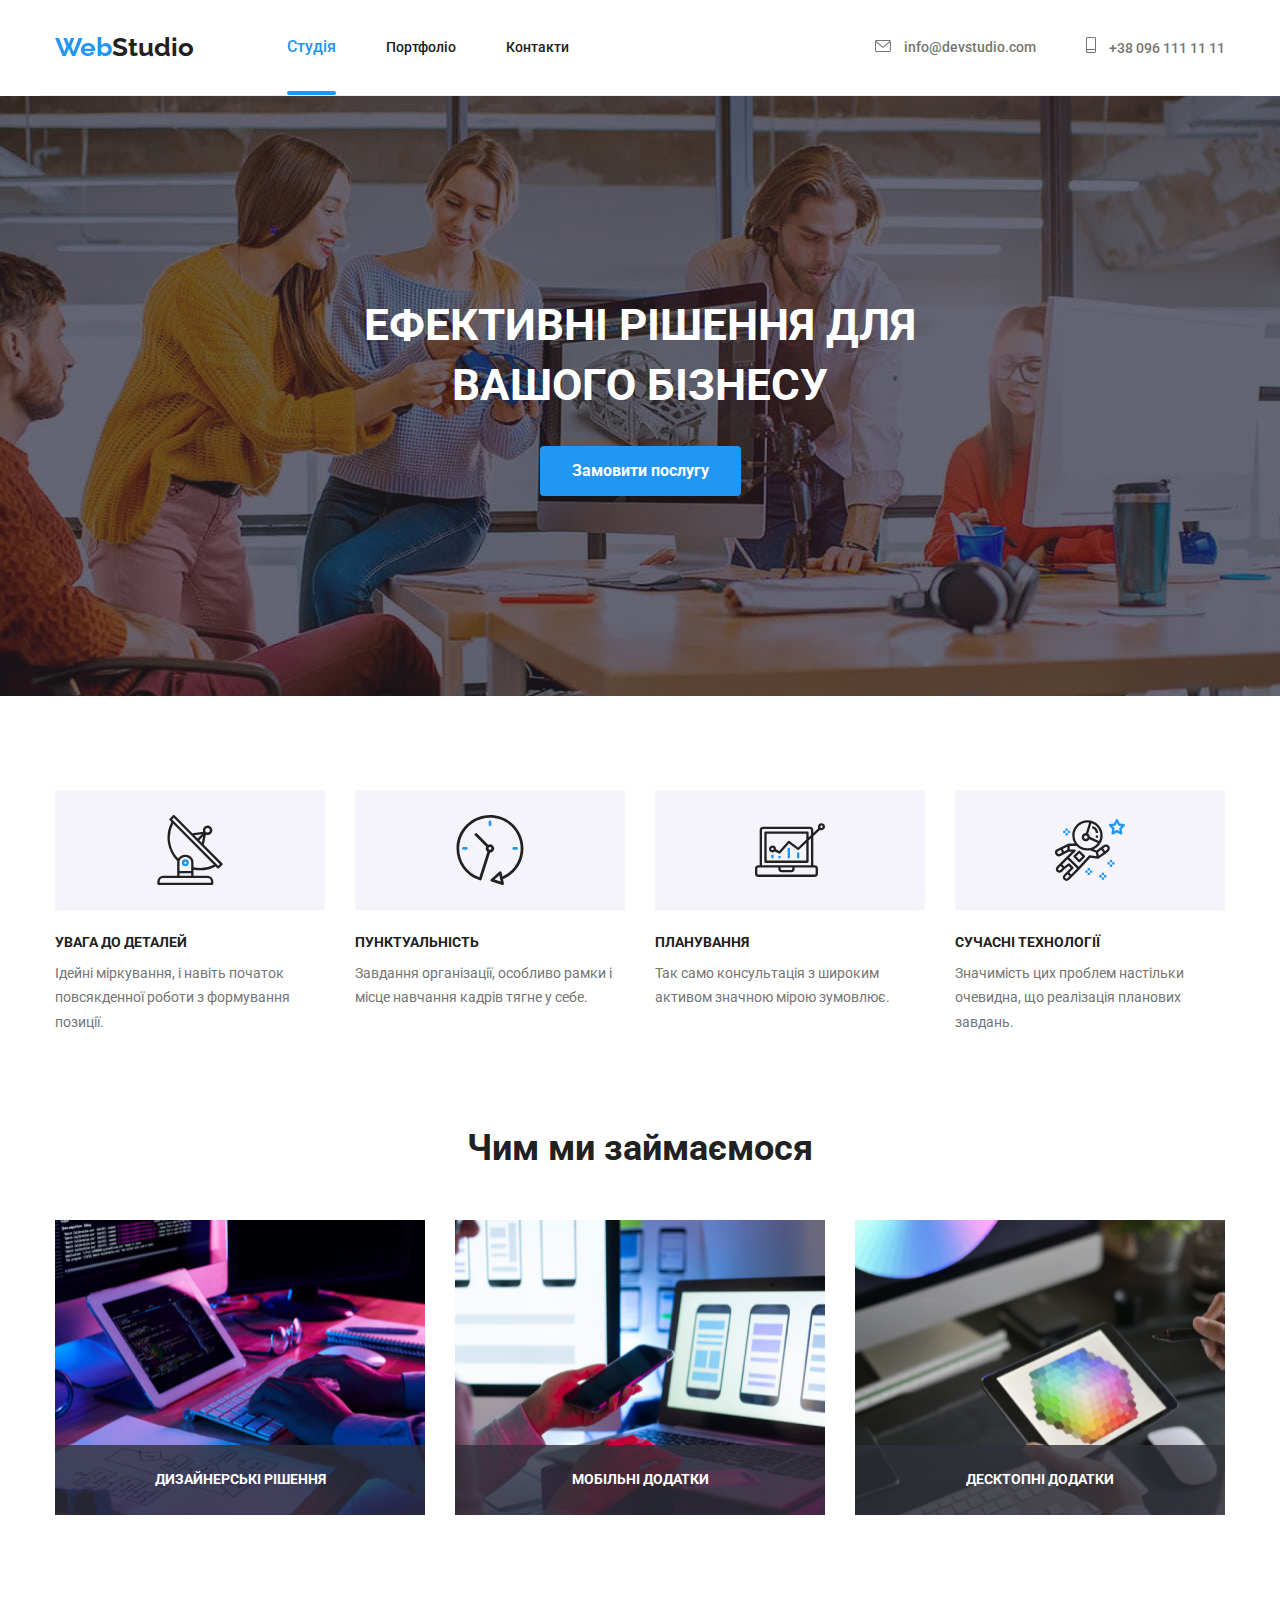
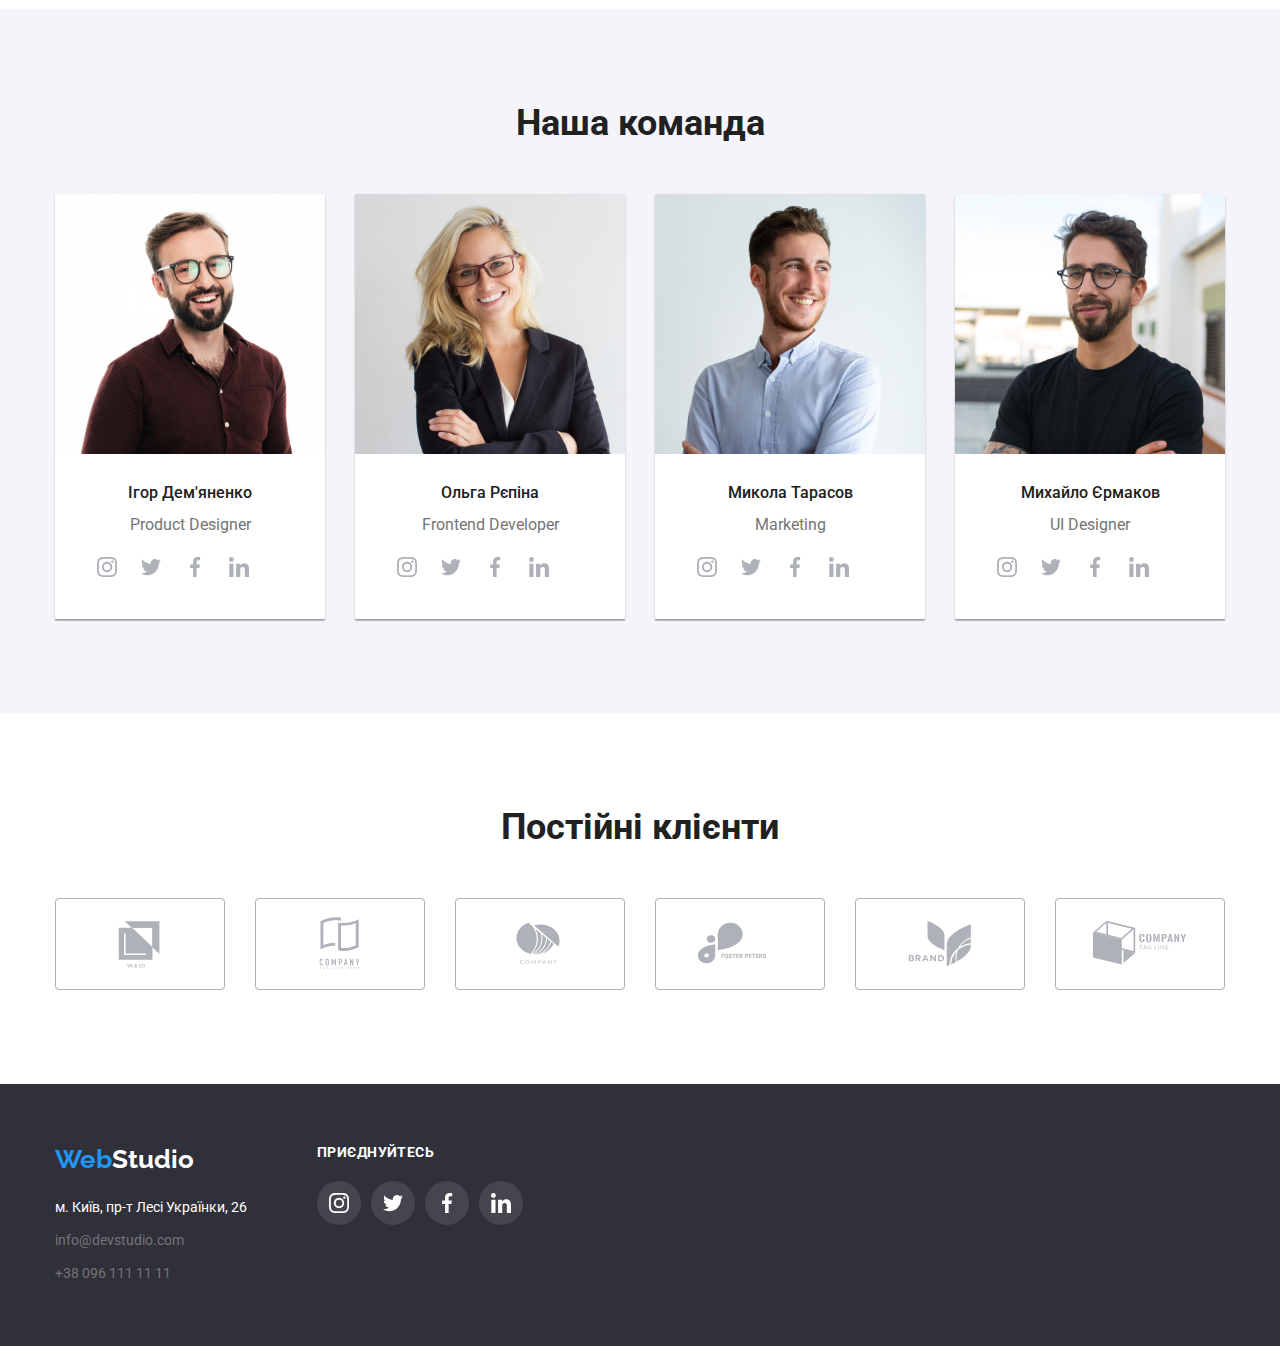
<file: index.html>
<!DOCTYPE html>
<html lang="uk">
  <head>
    <meta charset="UTF-8" />
    <meta http-equiv="X-UA-Compatible" content="IE=edge" />
    <meta name="viewport" content="width=device-width, initial-scale=1.0" />
    <title>WebStudio</title>
     <!-- Fonts -->
     <link rel="preconnect" href="https://fonts.googleapis.com" />
     <link rel="preconnect" href="https://fonts.gstatic.com" crossorigin />
    <link href="https://fonts.googleapis.com/css2?family=Oleo+Script&family=Raleway:wght@700&family=Roboto:wght@400;500;700&display=swap"
      rel="stylesheet"/>
     <!-- Modern-normalize -->
     <link rel="stylesheet" href="./css/moderm normalize.css"/>
     <!-- Custom styles -->
     <link rel="stylesheet" href="./css/styles.css"/>
    </head>
    <body class="page">
        <!-- Header section -->
        <header class="header">
          <div class=" section header-section">
           <div class="container header-nav">
          <nav class="nav">
            <a lang="en" class="logo" href="">
              <span class="special"> Web</span>Studio</a>
              <ul class="list">
                <li class="header-breadcrumbs"><a class="item" href="./index.html">Студія</a></li>
                <li class="header-breadcrumbs"><a class="header-item" href="./portfolio.html"> Портфоліо</a></li>
                <li class="header-breadcrumbs"><a class="header-item" href="">Контакти</a></li>
              </ul>
            </nav>
            <ul class="list header-list">
              <li class="header-link">
                <a class="header-all" href="mailto:info@devstudio.com">
                  <svg class="icon-all" width="16" height="12">
                    <use href="./images/icons.svg#envelope"></use> </svg> 
                  info@devstudio.com</a>
                </li>
                <li  class="header-link">
                  <a class="header-all" href="tel:+380961111111">
                    <svg class="icon-all" width="10" height="16">
                      <use href="./images/icons.svg#smartphone"></use> </svg>
                    +38 096 111 11 11</a>
                  </li>
                </ul>
              </div>
                </div>
              </header>
              <main class="main">
                <!--Slogan section -->
                <section class="slogan section overline">
                  <div class="container container-slogan ">
                    <h1 class="cnt">Ефективні рішення для вашого бізнесу</h1>
                  <button class="button" type="button" data-modal-open>Замовити послугу</button>
                  <div class="backdrop is-hidden" data-modal>
                    <div class="modal">
                    <button class="button-modal" type="button" data-modal-close>
            <svg class="" width="30" height="30">
              <use href="images/icons.svg#close"  ></use> </svg>
                    </button>   
                    </div>
                  </div></div>
                </section>
                <!--About section -->
                <section class="about section">
                  <div class=" container">
                  <h2 class="visually-hidder">Особливості роботи нашої студії</h2>
                  <ul class="list">
                    <li class="about-item">
                      <div class="about-box">
                      <svg width="70" height="70" >
                        <use href="./images/icons.svg#antenna"></use>
                      </svg></div>
                      <h3 class="about-subtitle">Увага до деталей</h3>
                      <p class="about-text">
                        Ідейні міркування, і навіть початок повсякденної роботи з 
                        формування позиції.
                      </p>
                    </li>
                    <li class="about-item" >
                      <div class="about-box">
                      <svg width="70" height="70" >
                        <use href="./images/icons.svg#clock"></use>
                      </svg></div>
                      <h3 class="about-subtitle">Пунктуальність</h3>
                      <p class="about-text">
                        Завдання організації, особливо рамки і місце навчання кадрів тягне 
                        у себе.
                      </p>
                    </li>
                    <li class="about-item">
                      <div class="about-box">
                      <svg width="70" height="70" >
                        <use href="./images/icons.svg#diagram"></use>
                      </svg>
                    </div>
                      <h3 class="about-subtitle">Планування</h3>
                      <p class="about-text">
                        Так само консультація з широким активом значною мірою зумовлює.
                      </p>
                    </li>
                    <li  class="about-item">
                      <div class="about-box">
                      <svg width="70" height="70" >
                        <use href="./images/icons.svg#astronaut"></use>
                      </svg></div>
                      <h3 class="about-subtitle">Сучасні технології</h3>
                      <p class="about-text">
                        Значимість цих проблем настільки очевидна, що реалізація планових 
                        завдань.
            </p>
          </li>
        </ul>
        </div>
      </section>
      <!--Images section -->
      <section class="images section">
        <div class="container"> 
        <h2 class="image-headline">Чим ми займаємося</h2>

        <ul class="list">
          <li class="image-item">
            <img class="images-img"
              src="images/img(11).jpg"
              alt="Веб-програміст за роботою"
              width="370"
              height="295"
            />
            <div class="image-overline"> <h3 class="images-title">Дизайнерські рішення</h3></div>
          </li>
          <li class="image-item">
            <img class="images-img"
              src="images/img(12).jpg"
              alt="Розробник інтерфейсу за роботою"
              width="370"
              height="295"
            />
            <div class="image-overline"> <h3 class="images-title">Мобільні додатки</h3></div>
          </li>
          <li class="image-item">
            <img class="images-img"
              src="images/img(13).jpg"
              alt="Веб-дизайнер за роботою"
              width="370"
              height="295"
            />
            <div class="image-overline"> <h3 class="images-title">Десктопні додатки</h3></div>
          </li>
        </ul> </div>
      </section>
       <!--Nero section -->
      <section class="nero section">
        <div class="container">
        <h2 class="nero-caption">Наша команда</h2>
        <ul class="list nero-list">
          <li class="nero-item">
            <!--Ігор Дем'яненко-->
            <img class="nero-img"
              src="images/img(4).jpg"
              alt="фото Ігора Дем'яненко"
              width="270"
              height="260"
            />
            <div class="nero-title-meta">
            <h3 class="nero-title">Ігор Дем'яненко</h3>
            <p class="nero-meta" lang="en">Product Designer</p>
            <ul class="nero-list-icons list">
              <li class="nero-item-icons"> <a class="nero-link-icons" href="instagram">
                <svg class="nero-icon" width="20" height="20">
                  <use href="./images/icons.svg#instagram"></use> </svg>
               </a></li>
              <li class="nero-item-icons"> <a class="nero-link-icons" href="twitter">
                <svg class="nero-icon" width="20" height="20">
                  <use href="./images/icons.svg#twitter"></use> </svg>
               </a></li>
              <li class="nero-item-icons"> <a class="nero-link-icons" href="facebook">
                <svg class="nero-icon" width="20" height="20">
                  <use href="./images/icons.svg#facebook"></use> </svg>
               </a></li>
              <li class="nero-item-icons"> <a class="nero-link-icons" href="linkedin">
                <svg class="nero-icon" width="20" height="20">
                  <use href="./images/icons.svg#linkedin"></use> </svg>
               </a></li>
            </ul> 
            </div>
          </li>
          <li class="nero-item">
            <!--Ольга Рєпіна-->
            <img class="nero-img"
              src="images/img(5).jpg"
              alt="фото Ольги Рєпіної"
              width="270"
              height="260"
            />
            <div class="nero-title-meta">
            <h3 class="nero-title">Ольга Рєпіна</h3>
            <p  class="nero-meta" lang="en">Frontend Developer</p>
          <ul class="nero-list-icons list">
            <li class="nero-item-icons"> <a class="nero-link-icons" href="instagram">
              <svg class="nero-icon" width="20" height="20">
                <use href="./images/icons.svg#instagram"></use> </svg>
             </a></li>
            <li class="nero-item-icons"> <a class="nero-link-icons" href="twitter">
              <svg class="nero-icon" width="20" height="20">
                <use href="./images/icons.svg#twitter"></use> </svg>
             </a></li>
            <li class="nero-item-icons"> <a class="nero-link-icons" href="facebook">
              <svg class="nero-icon" width="20" height="20">
                <use href="./images/icons.svg#facebook"></use> </svg>
             </a></li>
            <li class="nero-item-icons"> <a class="nero-link-icons" href="linkedin">
              <svg class="nero-icon" width="20" height="20">
                <use href="./images/icons.svg#linkedin"></use> </svg>
             </a></li>
          </ul>  </div>
          </li>
          <li class="nero-item">
            <!--Миколи Тарасова-->
            <img class="nero-img"
              src="images/img(6).jpg"
              alt="фото Микола Тарасов"
              width="270"
              height="260"
            /><div class="nero-title-meta">
            <h3 class="nero-title">Микола Тарасов</h3>
            <p  class="nero-meta" lang="en">Marketing</p>
            <ul class="nero-list-icons list">
              <li class="nero-item-icons"> <a class="nero-link-icons" href="instagram">
                <svg class="nero-icon" width="20" height="20">
                  <use href="./images/icons.svg#instagram"></use> </svg>
               </a></li>
              <li class="nero-item-icons"> <a class="nero-link-icons" href="twitter">
                <svg class="nero-icon" width="20" height="20">
                  <use href="./images/icons.svg#twitter"></use> </svg>
               </a></li>
              <li class="nero-item-icons"> <a class="nero-link-icons" href="facebook">
                <svg class="nero-icon" width="20" height="20">
                  <use href="./images/icons.svg#facebook"></use> </svg>
               </a></li>
              <li class="nero-item-icons"> <a class="nero-link-icons" href="linkedin">
                <svg class="nero-icon" width="20" height="20">
                  <use href="./images/icons.svg#linkedin"></use> </svg>
               </a></li>
            </ul> 
            </div>
          </li>
          <li  class="nero-item">
            <!--Михайла Єрмакова-->
            <img class="nero-img"
              src="images/img(7).jpg"
              alt="фото Михайло Єрмаков"
              width="270"
              height="260"
            />
            <div class="nero-title-meta">
            <h3 class="nero-title">Михайло Єрмаков</h3>
            <p  class="nero-meta" lang="en">UI Designer</p>
            <ul class="nero-list-icons list">
              <li class="nero-item-icons"> <a class="nero-link-icons" href="instagram">
                <svg class="nero-icon" width="20" height="20">
                  <use href="./images/icons.svg#instagram"></use> </svg>
               </a></li>
              <li class="nero-item-icons"> <a class="nero-link-icons" href="twitter">
                <svg class="nero-icon" width="20" height="20">
                  <use href="./images/icons.svg#twitter"></use> </svg>
               </a></li>
              <li class="nero-item-icons"> <a class="nero-link-icons" href="facebook">
                <svg class="nero-icon" width="20" height="20">
                  <use href="./images/icons.svg#facebook"></use> </svg>
               </a></li>
              <li class="nero-item-icons"> <a class="nero-link-icons" href="linkedin">
                <svg class="nero-icon" width="20" height="20">
                  <use href="./images/icons.svg#linkedin"></use> </svg>
               </a></li>
            </ul> 
            </div>
          </li>
        </ul> </div>
      </section>
      <!--Holder section -->
      <section class="section">
        <div class="container holder-container">
          <h2 class="holder-caption">Постійні клієнти</h2>
          <ul class="list holder-list">
            <li class="holder-item"> <a class="holder-all" href="">
              <svg class="holder-icons" width="106" height="60">
                <use href="./images/icons.svg#Logo-1"></use>
              </svg>
            </a> </li>
            <li class="holder-item">  <a class="holder-all" href="">
              <svg class="holder-icons" width="106" height="60">
              <use href="./images/icons.svg#Logo-2"></use>
            </svg></a></li>
            <li class="holder-item">  <a class="holder-all" href="">
              <svg class="holder-icons" width="106" height="60">
                <use href="./images/icons.svg#Logo-3"></use>
              </svg>
            </a></li>
            <li class="holder-item">  <a class="holder-all" href="">
              <svg class="holder-icons" width="106" height="60">
              <use href="./images/icons.svg#Logo-4"></use>
            </svg></a></li>
            <li class="holder-item">  <a class="holder-all" href="">
              <svg class="holder-icons" width="106" height="60">
                <use href="./images/icons.svg#Logo-5"></use>
              </svg>
            </a></li>
            <li class="holder-item">  <a class="holder-all" href="">
              <svg class="holder-icons" width="106" height="60">
                <use href="./images/icons.svg#Logo-6"></use>
              </svg>
            </a></li>
          </ul>
        </div>
      </section>
              </main>
    <!--Footer section -->
    <footer class="footer">
      <div class="section footer-section">
      <div class="container footer-container">
        <div class="footer-special">
      <a lang="en"  class="footer-logo" href=""
        ><span class="special"> Web</span>Studio</a
      >
      <address class="footer-link-type">
        <ul class="footer-list">
          <li  class="footer-link">
            <a class="footer-type"
              href="https://goo.gl/maps/CPtrU1FHBa2aNyZL9"
              target="_blank"
              rel="noopener noreferrer"
            >
              м. Київ, пр-т Лесі Українки, 26</a
            >
          </li>
          <li class="footer-link">
            <a class="footer-all" href="mailto:info@devstudio.com"
              >info@devstudio.com</a
            >
          </li>
          <li class="footer-link">
            <a class="footer-all" href="tel:+380961111111"
              >+38 096 111 11 11</a
            >
          </li>
        </ul>
      </address>
    </div>
      <div> <h3 class="footer-title">приєднуйтесь</h3>
        <ul class="list">
          <li class="footer-item-icons"> <a class="footer-link-icons" href="instagram">
            <svg class="nero-icon" width="20" height="20">
              <use href="./images/icons.svg#instagram"></use> </svg>
           </a></li>
          <li class="footer-item-icons"> <a class="footer-link-icons" href="twitter">
            <svg class="nero-icon" width="20" height="20">
              <use href="./images/icons.svg#twitter"></use> </svg>
           </a></li>
          <li class="footer-item-icons"> <a class="footer-link-icons" href="facebook">
            <svg class="nero-icon" width="20" height="20">
              <use href="./images/icons.svg#facebook"></use> </svg>
           </a></li>
          <li class="footer-item-icons"> <a class="footer-link-icons" href="linkedin">
            <svg class="nero-icon" width="20" height="20">
              <use href="./images/icons.svg#linkedin"></use> </svg>
           </a></li>
        </ul> 
      </div>
     </div>
      </div>
    </footer>
    <script src="./js/modal.js"></script>
  </body>
</html>
</file>
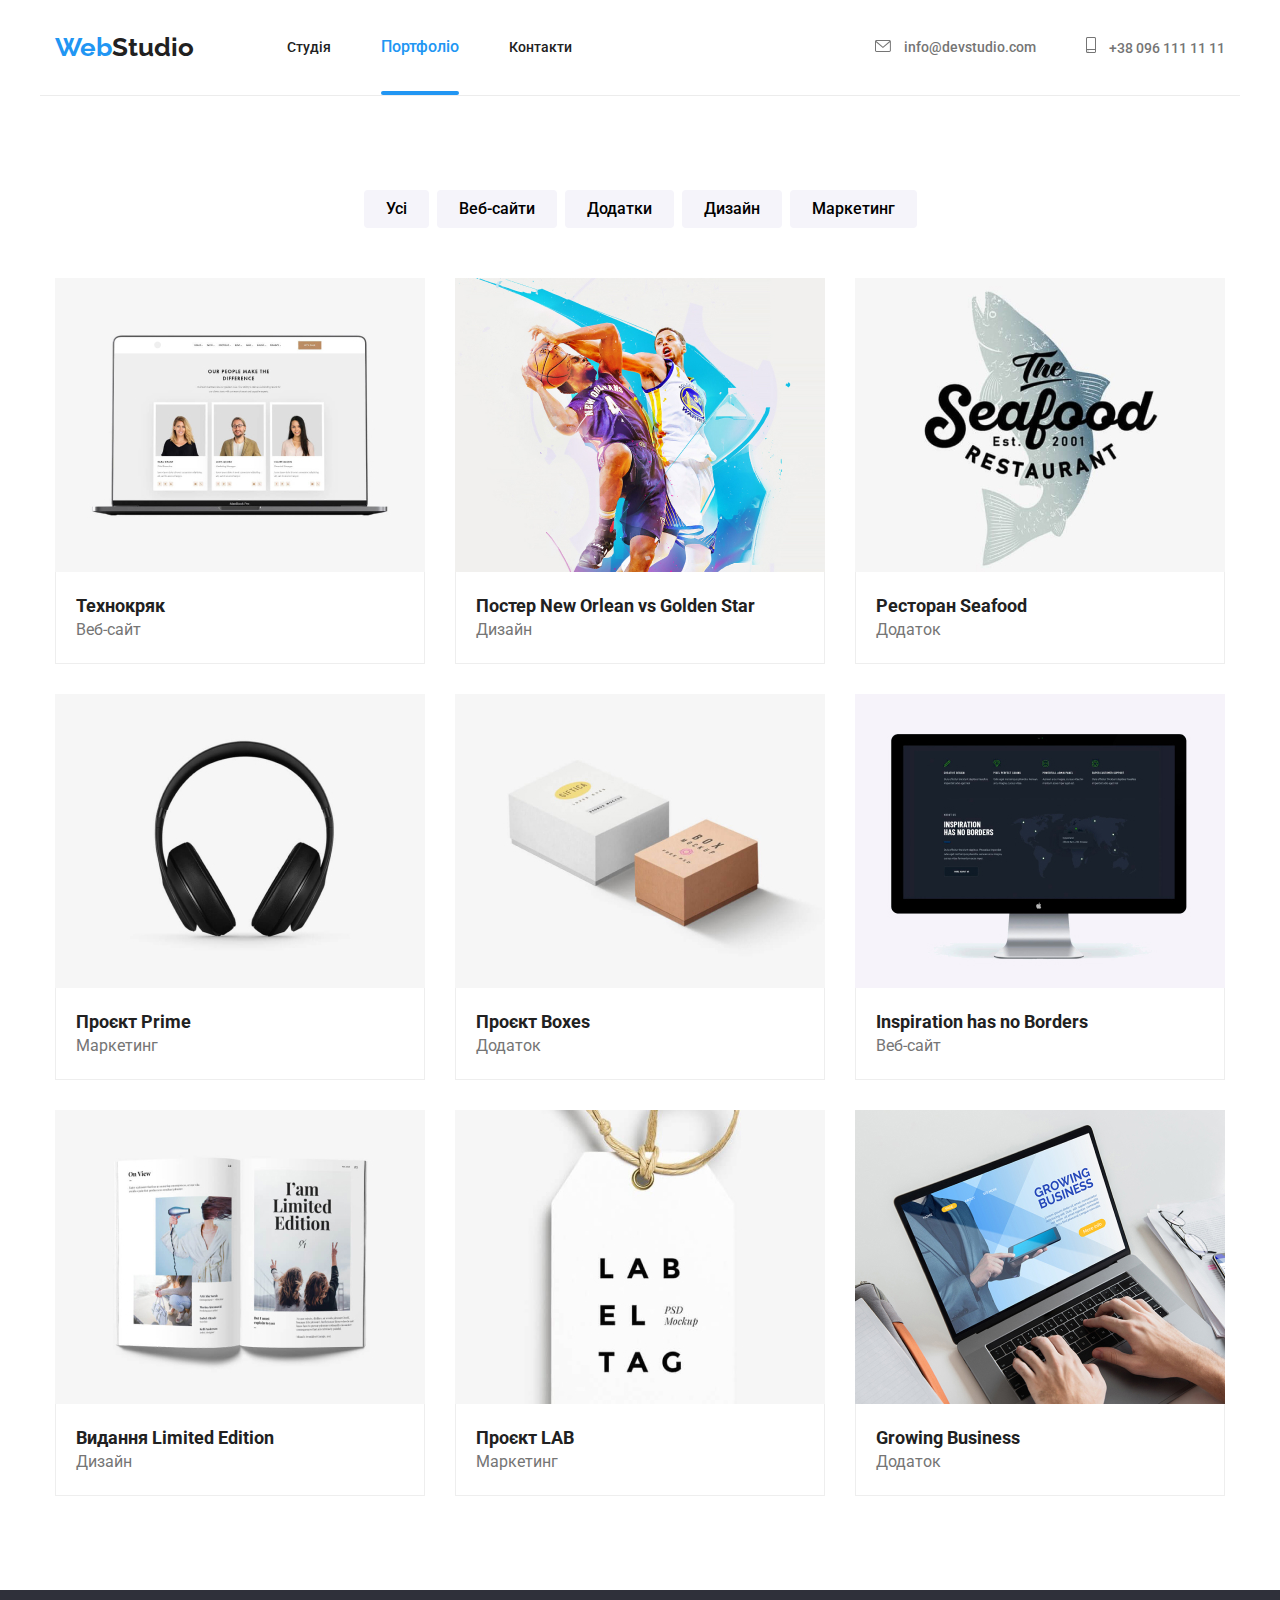
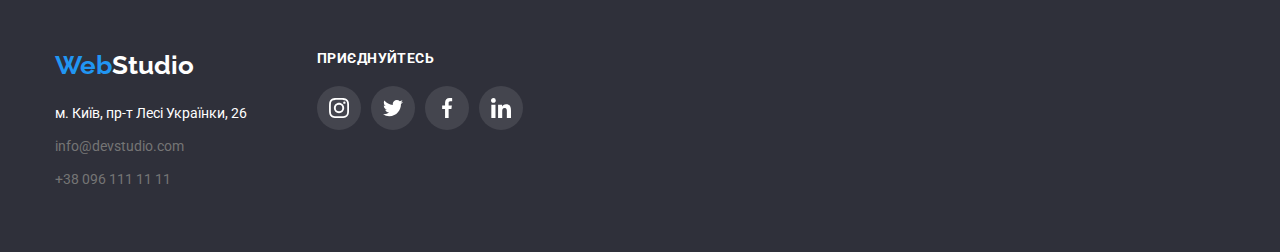
<file: portfolio.html>
<!DOCTYPE html>
<html lang="uk">
  <head>
    <meta charset="UTF-8" />
    <meta http-equiv="X-UA-Compatible" content="IE=edge" />
    <meta name="viewport" content="width=device-width, initial-scale=1.0" />
    <title>WebStudio</title>
    <!-- Fonts -->
    <link rel="preconnect" href="https://fonts.googleapis.com" />
    <link rel="preconnect" href="https://fonts.gstatic.com" crossorigin />
    <link
      href="https://fonts.googleapis.com/css2?family=Oleo+Script&family=Raleway:wght@700&family=Roboto:wght@400;500;700&display=swap"
      rel="stylesheet"
    />
    <!-- Modern-normalize -->
    <link rel="stylesheet" href="./css/moderm normalize.css"/>
    <!-- Custom styles -->
    <link rel="stylesheet" href="./css/styles.css" />
  </head>
  <body class="page">
    <!-- Header section -->
    <header class="header">
      <div class="section header-section">
        <div class="container header-nav">
          <nav class="nav">
            <a lang="en" class="logo" href="">
              <span class="special"> Web</span>Studio</a
            >
            <ul class="list">
              <li class="header-breadcrumbs">
                <a class="header-item" href="./index.html">Студія</a>
              </li>
              <li class="header-breadcrumbs">
                <a class="item" href="./portfolio.html"> Портфоліо</a>
              </li>
              <li class="header-breadcrumbs">
                <a class="header-item" href="">Контакти</a>
              </li>
            </ul>
          </nav>
          <ul class="list header-list">
            <li class="header-link">
              <a class="header-all" href="mailto:info@devstudio.com">
                <svg class="icon-all" width="16" height="12">
                  <use href="./images/icons.svg#envelope"></use>
                </svg>
                info@devstudio.com</a
              >
            </li>
            <li class="header-link">
              <a class="header-all" href="tel:+380961111111">
                <svg class="icon-all" width="10" height="16">
                  <use href="./images/icons.svg#smartphone"></use>
                </svg>
                +38 096 111 11 11</a
              >
            </li>
          </ul>
        </div>
      </div>
    </header>
    <main class="main">
      <!-- Main section -->
      <section class="main-btn section">
        <div class="container">
          <h1 class="visually-hidder">Список наших робіт</h1>
          <ul class="list list-btn">
            <li><button class="btn" type="button">Усі</button></li>
            <li><button class="btn" type="button">Веб-сайти</button></li>
            <li><button class="btn" type="button">Додатки</button></li>
            <li><button class="btn" type="button">Дизайн</button></li>
            <li><button class="btn" type="button">Маркетинг</button></li>
          </ul>
          <ul class="list main-list">
            <li class="main-item">
              <a class="main-all" href="">
                <div class="main-thumb">
                <img
                  class="main-img"
                  src="./images/img(21).jpg"
                  alt="На фото дизайн веб-сайту"
                  width="370"
                  height="295"
                />
                <div class="main-overlay"> <p class="main-overlay-text">Ресурс пропонує комплексні пропозиції з різним
                   рівнем функціоналу та сервісів. Все це дозволить відвідувачу отримати вичерпні
                   відомості про компанію чи приватну особу.</p></div></div>
                <div class="main-title-meta">
                  <h3 class="main-title">Технокряк</h3>
                  <p class="main-meta">Веб-сайт</p>
                </div>
              </a>
            </li>
            <li class="main-item">
              <a class="main-all" href="">
               <div class="main-thumb">
                <img
                  class="main-img"
                  src="./images/img(22).jpg"
                  alt="На фото  дизайн постеру з баскетбольного матчу"
                  width="370"
                  height="295"
                />
                <div class="main-overlay"> <p class="main-overlay-text">Ресурс пропонує комплексні пропозиції з різним
                   рівнем функціоналу та сервісів. Все це дозволить відвідувачу отримати вичерпні
                   відомості про компанію чи приватну особу.</p></div></div>
                <div class="main-title-meta">
                  <h3 class="main-title">
                    Постер <span lang="en">New Orlean vs Golden Star</span>
                  </h3>
                  <p class="main-meta">Дизайн</p>
                </div>
              </a>
            </li>
            <li class="main-item">
              <a class="main-all" href=""
                >
                 <div class="main-thumb">
                  <img
                  class="main-img"
                  src="./images/img(23).jpg"
                  alt="На фото дизайн реклами ресторану"
                  width="370"
                  height="295"
                />
                <div class="main-overlay"> <p class="main-overlay-text">Ресурс пропонує комплексні пропозиції з різним
                   рівнем функціоналу та сервісів. Все це дозволить відвідувачу отримати вичерпні
                   відомості про компанію чи приватну особу.</p></div></div>
                <div class="main-title-meta">
                  <h3 class="main-title">
                    Ресторан <span lang="en">Seafood</span>
                  </h3>
                  <p class="main-meta">Додаток</p>
                </div>
              </a>
            </li>
            <li class="main-item">
              <a class="main-all" href=""
                >
                 <div class="main-thumb">
                  <img
                  class="main-img"
                  src="./images/img(24).jpg"
                  alt="На фото дизайн проекту"
                  width="370"
                  height="295"
                /><div class="main-overlay"> <p class="main-overlay-text">Ресурс пропонує комплексні пропозиції з різним
                   рівнем функціоналу та сервісів. Все це дозволить відвідувачу отримати вичерпні
                   відомості про компанію чи приватну особу.</p></div></div>
                <div class="main-title-meta">
                  <h3 class="main-title">
                    Проєкт <span lang="en">Prime</span>
                  </h3>
                  <p class="main-meta">Маркетинг</p>
                </div></a
              >
            </li>
            <li class="main-item">
              <a class="main-all" href="">
                 <div class="main-thumb">
                <img
                  class="main-img"
                  src="./images/img(25).jpg"
                  alt="На фото дизайн проекту"
                  width="370"
                  height="295"
                />
                <div class="main-overlay"> <p class="main-overlay-text">Ресурс пропонує комплексні пропозиції з різним
                   рівнем функціоналу та сервісів. Все це дозволить відвідувачу отримати вичерпні
                   відомості про компанію чи приватну особу.</p></div></div>
                <div class="main-title-meta">
                  <h3 class="main-title">
                    Проєкт <span lang="en">Boxes</span>
                  </h3>
                  <p class="main-meta">Додаток</p>
                </div>
              </a>
            </li>
            <li class="main-item">
              <a class="main-all" href="">
                 <div class="main-thumb">
                <img
                  class="main-img"
                  src="./images/img(26).jpg"
                  alt="На фото Веб-сайт"
                  width="370"
                  height="295"
                />
                <div class="main-overlay"> <p class="main-overlay-text">Ресурс пропонує комплексні пропозиції з різним
                   рівнем функціоналу та сервісів. Все це дозволить відвідувачу отримати вичерпні
                   відомості про компанію чи приватну особу.</p></div></div>
                <div class="main-title-meta">
                  <h3 class="main-title" lang="en">
                    Inspiration has no Borders
                  </h3>
                  <p class="main-meta">Веб-сайт</p>
                </div>
              </a>
            </li>
            <li class="main-item">
              <a class="main-all" href=""
                >
                 <div class="main-thumb">
                 <img
                  class="main-img"
                  src="./images/img(27).jpg"
                  alt="На фото дизайн журналу"
                  width="370"
                  height="295"
                />
                <div class="main-overlay"> <p class="main-overlay-text">Ресурс пропонує комплексні пропозиції з різним
                   рівнем функціоналу та сервісів. Все це дозволить відвідувачу отримати вичерпні
                   відомості про компанію чи приватну особу.</p></div></div>
                <div class="main-title-meta">
                  <h3 class="main-title">
                    Видання <span lang="en">Limited Edition </span>
                  </h3>
                  <p class="main-meta">Дизайн</p>
                </div>
              </a>
            </li>
            <li class="main-item">
              <a class="main-all" href="">
                 <div class="main-thumb">
                  <img
                  class="main-img"
                  src="./images/img(28).jpg"
                  alt="На фото дизайн проекту"
                  width="370"
                  height="295"
                />
                <div class="main-overlay"> <p class="main-overlay-text">Ресурс пропонує комплексні пропозиції з різним
                   рівнем функціоналу та сервісів. Все це дозволить відвідувачу отримати вичерпні
                   відомості про компанію чи приватну особу.</p></div></div>
                <div class="main-title-meta">
                  <h3 class="main-title">Проєкт <span lang="en">LAB</span></h3>
                  <p class="main-meta">Маркетинг</p>
                </div>
              </a>
            </li>
            <li class="main-item">
              <a class="main-all" href="">
                <div class="main-thumb">
                <img class="main-img"
                  src="./images/img(29).jpg"
                  alt="На фото дизайн додатку"
                  width="370"
                  height="295"
                />
                <div class="main-overlay"> <p class="main-overlay-text">Ресурс пропонує комплексні пропозиції з різним
                   рівнем функціоналу та сервісів. Все це дозволить відвідувачу отримати вичерпні
                   відомості про компанію чи приватну особу.</p></div></div>
                <div class="main-title-meta">
                  <h3 class="main-title" lang="en">Growing Business</h3>
                  <p class="main-meta">Додаток</p>
                </div>
              </a>
            </li>
          </ul>
        </div>
      </section>
    </main>
    <!--Footer section -->
    <footer class="footer">
      <div class="section footer-section">
        <div class="container footer-container">
          <div class="footer-special">
            <a lang="en" class="footer-logo" href=""
              ><span class="special"> Web</span>Studio</a
            >
            <address class="footer-link-type">
              <ul class="footer-list">
                <li class="footer-link">
                  <a
                    class="footer-type"
                    href="https://goo.gl/maps/CPtrU1FHBa2aNyZL9"
                    target="_blank"
                    rel="noopener noreferrer"
                  >
                    м. Київ, пр-т Лесі Українки, 26</a
                  >
                </li>
                <li class="footer-link">
                  <a class="footer-all" href="mailto:info@devstudio.com"
                    >info@devstudio.com</a
                  >
                </li>
                <li class="footer-link">
                  <a class="footer-all" href="tel:+380961111111"
                    >+38 096 111 11 11</a
                  >
                </li>
              </ul>
            </address>
          </div>
          <div>
            <h3 class="footer-title">приєднуйтесь</h3>
            <ul class="list">
              <li class="footer-item-icons">
                <a class="footer-link-icons" href="instagram">
                  <svg class="nero-icon" width="20" height="20">
                    <use href="./images/icons.svg#instagram"></use>
                  </svg>
                </a>
              </li>
              <li class="footer-item-icons">
                <a class="footer-link-icons" href="twitter">
                  <svg class="nero-icon" width="20" height="20">
                    <use href="./images/icons.svg#twitter"></use>
                  </svg>
                </a>
              </li>
              <li class="footer-item-icons">
                <a class="footer-link-icons" href="facebook">
                  <svg class="nero-icon" width="20" height="20">
                    <use href="./images/icons.svg#facebook"></use>
                  </svg>
                </a>
              </li>
              <li class="footer-item-icons">
                <a class="footer-link-icons" href="linkedin">
                  <svg class="nero-icon" width="20" height="20">
                    <use href="./images/icons.svg#linkedin"></use>
                  </svg>
                </a>
              </li>
            </ul>
          </div>
        </div>
      </div>
    </footer>
  </body>
</html>
</file>
<file: css/styles.css>
:root {
  /* Fonts*/
 --main-font: 'Roboto', sans-serif;
 --secondary-font: 'Raleway', sans-serif;

    /* Text color*/
  --primmaty-text-color: #212121;
  --title-text-color: #ffffff;
  --text-color: #757575;
  --accent-color: #2196F3;

  /* Backgroundcolor*/
  --primmaty-bg-cl: #F5F5F5;
  --accent-bg-cl: #2F303A;
}

.page {
  font-family:var(--main-font);
  font-size:16px;
  color:var(--primmaty-text-color);
}
.container {
  width: 1200px;
  padding-left: 15px;
  padding-right: 15px;
  margin-left: auto;
  margin-right: auto;

 /*outline:2px solid red;
  outline-offset:-2px;*/
}
.section{
  padding-top:94px;
  padding-bottom:94px;

  /*outline: 2px solid blueviolet;
  outline-offset: -2px;*/
}

/* reset */
.list {
  text-decoration: none;
  color: currentColor;
  list-style: none;
  margin:0;
  padding:0;
  display: flex;
}

h1,
h2,
h3,
h4,
p {
margin:0;
}
/**
  |============================
  | Header
  |============================
*/

.header {
  margin: 0;
  font-weight: 500;
  line-height: 1.14;
  background-color:var(--title-text-color);
 
}
.header-section {
  padding: 0;
}
.header-nav {
  padding-top: 32px;
  padding-bottom: 32px;
  display: flex;
  align-items: center;
  border-bottom:1px solid #ECECEC;
}
.special {
  color: var(--accent-color);
}
.nav {
display: flex;
align-items: center;
}

.logo {
  margin-right :93px;
  font-family:var(--secondary-font);
  text-decoration: none;
 color:var(--primmaty-text-color);
}

.special,
.logo {
  font-family:var(--secondary-font);
  font-weight: 700;
  font-size: 26px;
  line-height: 1.19;
}
.header-breadcrumbs:not(:last-child) { 
  margin-right: 50px;
}

.header-link:not(:last-child) {
margin-right:50px;
}
.item {
  position: relative;
  color:var(--accent-color);
  text-decoration: none;
}
.item::after{
  content:"";
  display:block;
  position: absolute;
  left:0;
  top:54px;
  width: 100%;
  height:4px;
  border-radius:2px;
  background-color:#2196F3;
}

.header-item {
  font-size:14px;
  text-decoration: none;
  color:var(--primmaty-text-color);
  transition:color 250ms cubic-bezier(0.4, 0, 0.2, 1);
}

.header-item:focus,
.header-item:hover {
  color:var(--accent-color);

}
.header-list {
  flex-direction: row;
  margin-left: auto;
  align-items: center;
}

.icon-all {
fill: currentColor;
 margin-right:10px ;
}

.header-all {
  font-size: 14px;
  text-decoration: none;
  color:var(--text-color);
  transition: color 250ms cubic-bezier(0.4, 0, 0.2, 1);
}

.header-all:hover,
.header-all:focus {
  color:var(--accent-color );
}

/**
  |============================
  | Slogan
  |============================
*/
.slogan {
  padding-top: 200px;
  padding-bottom: 200px;
  background:var(--accent-bg-cl);
  text-transform: uppercase;
  text-align: center;

}

 .overline{ 
  max-width:1600px;
  height: 600px;
  margin-left: auto;
  margin-right: auto;
  background-image:linear-gradient(to right, 
rgba(49, 47, 58, 0.4),
rgba(49, 47, 58, 0.4)),
url("../images/Img\(slog\).jpg");
background-repeat:no-repeat;
background-position:center;
background-size: cover;
}

.backdrop {
position: fixed;
top:0;
left:0;
z-index:1000;
width:100%;
height:100%;
background-color:rgba(0, 0, 0,0.2);
opacity:1;
transition: opacity 250ms cubic-bezier(0.4, 0, 0.2, 1);
}
.modal{
  position:absolute;
  top:50%;
  left:50%;
  transform:translate(-50%,-50%) scale(1);
  min-height: 581px;
  min-width: 528px;
  padding:15px;
  background-color: #ffffff;
  transition: transform 250ms cubic-bezier(0.4, 0, 0.2, 1);
}
.backdrop.is-hidden{
  opacity: 0;
  pointer-events:none;
  visibility: hidden;
}
.button-modal{
position:absolute;
top:8px;
right:8px;
padding:6px;
border: 1px solid rgba(0, 0, 0, 0.1);
border-radius:50%;
display: flex;
align-items: center;
justify-content: center;
width:30px;
height:30px;
background-color:transparent;
cursor: pointer;
}

.cnt {
  font-size: 44px;
  line-height:1.36;
  color: var(--title-text-color);
  width:696px;
  margin: 0 auto 30px;

}

.button {
  padding:10px 32px;
  font-size: 16px;
  font-weight: 700;
  line-height:1.87;
  color: var(--title-text-color);
  background-color: #2196F3;
  cursor: pointer;
  margin: 0 auto;
  display: block;
  border: none;
  border-radius:4px;
  transition: background-color 250ms cubic-bezier(0.4, 0, 0.2, 1);

}

.button:hover,
.button:focus {
  background-color:#188CE8;
}
/**
  |============================
  | About
  |============================
*/

.visually-hidder {
  position: absolute;
  white-space: nowrap;
  width: 1px;
  height: 1px;
  overflow: hidden;
  border: 0;
  padding: 0;
  clip: rect(0000);
  clip-path: inset(50%);
  margin: -1px;
}


.about-box {
  width:270px ;
  height:120px ;
  background-color:#F5F4FA;
  display:flex;
  justify-content: center;
  align-items: center;
  margin-bottom:25px;
}


.about-item:not(:last-child) {
margin-right:30px;
}
.about-subtitle {
  text-transform: uppercase;
  font-size: 14px;
  line-height:1.14;
  margin-bottom: 10px;
}
.about-text {
  font-family:var(--main-font);
font-style: normal;
font-weight: 400;
font-size: 14px;
line-height:1.74;
color:var(--text-color);

}


/**
  |============================
  |Image
  |============================
*/
.images {
padding-top: 0;
}
.image-headline {
  font-size: 36px;
  line-height:1.16;
  text-align: center;
  margin-bottom: 50px;
  
}

.images-img {
  display: block;
  max-width: 100%;

}
.image-item{
position: relative;
}
.image-item:not(:last-child) {
  margin-right: 30px;
}
.image-overline {
  position: absolute;
  bottom:0;
  width:100%;
  height: 70px;
  z-index: 100;
  background-color: rgba(47, 48, 58, 0.8);
  display: flex;
  justify-content: center;
  align-items: center;
}
.images-title{
font-family:var(--main-font);
font-weight: 700;
font-size: 14px;
line-height:1.14;
text-align: center;
text-transform: uppercase;
color:var(--title-text-color);
}
/**
  |============================
  | Nero
  |============================
*/
.nero {
  background: #F5F4FA;
}
.nero-caption {
  font-weight:700;
  font-size: 36px;
  line-height:1.16;
  text-align:center;
  margin-bottom: 50px;
}
.nero-title {
font-weight:500;
font-size:16px;
line-height:1.18;
margin-bottom: 13px;
margin-left: auto;
margin-right: auto;
}

.nero-meta {
 color:var(--text-color); 
 font-weight:400; 
 margin-bottom:10px;
}
.nero-title-meta{
padding:30px;

}

.nero-item {
  font-weight:400;
  background-color: var(--title-text-color);
  text-align: center;
  border-radius:1px;
  box-shadow:0px 2px 1px 0px  rgba(0, 0, 0, 0.2),
  0px  1px 1px 0px rgba(0, 0, 0, 0.14),
  0px 1px 3px 0px rgba(0, 0, 0, 0.12);
  
 }
.nero-item:not(:last-child) {
  margin-right: 30px;
}
.nero-img{
display: block;
max-width: 100%;
}
.nero-item-icons{
display: flex;
justify-content:center;
align-items: center;
flex-direction: row;
flex-basis:calc((100%-176px)/3);
}
.nero-link-icons{
  display: flex;
  justify-content: center;
  align-items: center;
  flex-direction: row;
  width:44px ;
  height: 44px;
  border-radius: 50%;
  fill: #AFB1B8;
  transition: background-color 250ms cubic-bezier(0.4, 0, 0.2, 1),
  fill 250ms cubic-bezier(0.4, 0, 0.2, 1),
  box-shadow 250ms cubic-bezier(0.4, 0, 0.2, 1);
}
.nero-link-icons:hover {
  fill: var(--title-text-color);
  background-color: #2196F3;
  border-radius: 50%;
  box-shadow: 0px 4px 4px 0px rgba(0, 0, 0, 0.25);
}


/**
  |============================
  | Holder-section
  |============================
*/
.holder-caption {
  font-family:var(--main-font);
  color: var(--primmaty-text-color);
  font-size: 36px;
  font-weight: 700;
  line-height:1.16;
  text-align: center;
  margin-bottom: 50px;
  
}
.holder-item:not(:last-child) {
  margin-right: 30px;
}
.holder-all{
  fill:#AFB1B8;
  display: flex;
  justify-content: center;
  align-items: center;
  width: 170px;
  height: 92px;
  border: 1px solid #AFB1B8;
  border-radius: 4px;
  transition:border 250ms cubic-bezier(0.4, 0, 0.2, 1),
  fill 250ms cubic-bezier(0.4, 0, 0.2, 1);
}

.holder-all:hover {
  fill:var(--accent-color) ;
  border:1px solid var(--accent-color);
}
/**
  |============================
  | Portfolio
  |============================
*/
.btn {
  font-family: inherit;
  font-weight:500;
  font-size:16px;
  line-height:1.62;
  background-color:#F5F4FA ;
  text-decoration: none;
  cursor: pointer;
  border-radius: 4px;
  border: none;
  padding: 6px 22px;
  transition:color 250ms cubic-bezier(0.4, 0, 0.2, 1),
  background-color 250ms cubic-bezier(0.4, 0, 0.2, 1),
  box-shadow 250ms cubic-bezier(0.4, 0, 0.2, 1);
}
.btn:focus,
.btn:hover {
  background-color: var(--accent-color);
  color:var(--title-text-color);
  border-radius:4px;
  border:none;
  box-shadow:0 2px 2px 0 rgba(0, 0, 0, 0.12),
  0 1px 2px 0 rgba(0, 0, 0, 0.08),
  0 3px 1px 0 rgba(0, 0, 0, 0.1) ;
}
.main-btn {
color: var(--primmaty-text-color);
text-decoration: none;
}
.list-btn{
 margin-bottom: 50px; 
 justify-content: center;
 gap: 8px;
}
.main-list {
  display: flex;
  flex-wrap: wrap;
  gap: 30px;
}
.main-all {
  display: block;
  text-decoration: none;
  transition: box-shadow 250ms cubic-bezier(0.4, 0, 0.2, 1);
}
.main-all:hover {
  box-shadow: 1px 4px 6px rgba(0, 0, 0, 0.16),
  0px 4px 4px rgba(0, 0, 0, 0.06),
  0px 1px 1px rgba(0, 0, 0, 0.12);
}
.main-title-meta{
padding: 24px 20px;
border-right: 1px solid #EEEEEE;
border-bottom: 1px solid #EEEEEE;
border-left: 1px solid #EEEEEE;
}
.main-thumb{
  position: relative;
  overflow: hidden;

}
.main-overlay{
  position: absolute;
  width: 100%;
  height: 100%;
  top:0;
  left:0;
  padding:63px 24px;
  background-color:rgba(33,150,243,0.9);
  transform:translateY(100%);
  transition:transform 250ms cubic-bezier(0.4, 0, 0.2, 1);
}
.main-all:hover .main-overlay {
  transform: translateY(0%)
}
.main-overlay-text{
  font-family:var(--main-font);
 font-style: normal;
 font-weight: 400;
  font-size: 18px;
  line-height:1.55;
  color:var(--title-text-color);
}
.main-title {
margin-bottom: 4px;
color: var(--primmaty-text-color);
font-weight: 700;
font-size: 18px;

}
.main-meta {
  font-weight:400;
  font-size:16px;
  color: var(--text-color);
}
 

 .main-img{
display: block;
max-width: 100%;
height: auto;
 }
/**
  |============================
  | Footer
  |============================
*/
.footer {
  padding-top: 60px;
  padding-bottom: 60px;
  font-size: 14px;
  line-height:1.71;
  font-weight: 400;
  background-color:var(--accent-bg-cl);
}
.footer-section {
  padding: 0;
}

.footer-logo {
  font-family:var(--secondary-font);
  font-weight:700;
  font-size:26px;
  line-height:1.19;
  text-decoration: none;
  color:var(--title-text-color);
}
.footer-link-type {
margin-top: 20px;
}
.footer-list {
  text-decoration: none;
  color: currentColor;
  list-style: none;
  padding-inline-start:0;
  margin: 0;

}
.footer-link:not(:last-child) {
  margin-bottom: 9px;
}


.footer-type {
  color: var(--title-text-color);
  text-decoration: none;
  font-style: normal;
  transition: color 250ms cubic-bezier(0.4, 0, 0.2, 1);
}
 .footer-type:hover,
 .footer-type:focus {
   color: #188CE8;
 }

.footer-all {
  font-style: normal;
  font-weight:400;
  font-family:var(--main-font);
  color:var(--text-color);
  text-decoration: none;
  transition: color 250ms cubic-bezier(0.4, 0, 0.2, 1);
 }
.footer-all:hover,
.footer-all:focus {
 color: #188CE8;
}
.footer-title {
text-transform:uppercase;
font-family: var(-main-font);
font-weight:700;
font-size:14px;
line-height:1.16;
letter-spacing:0.03em;
color:var(--title-text-color);
margin-bottom: 20px;
}
.footer-container{
  display: flex;
}
.footer-special{
  margin-right:70px ;
}

.footer-link-icons{
  display: flex;
  justify-content: center;
  align-items: center;
  width: 44px;
  height: 44px;
  fill: var(--title-text-color);
  border-radius: 50%;
  background-color:rgba(255, 255, 255, 0.1);
  transition: background-color 250ms cubic-bezier(0.4, 0, 0.2, 1),
  fill 250ms cubic-bezier(0.4, 0, 0.2, 1),
  box-shadow 250ms cubic-bezier(0.4, 0, 0.2, 1);

}
.footer-link-icons:hover {
  fill: var(--title-text-color);
  background-color: #2196F3;
  border-radius: 50%;
  box-shadow: 0px 4px 4px 0px rgba(0, 0, 0, 0.25);
  }
  .footer-item-icons:not(:last-child) {
    margin-right:10px;
  }
  .footer-item:not(:last-child) {
  margin-right: 30px;
  }
</file>
